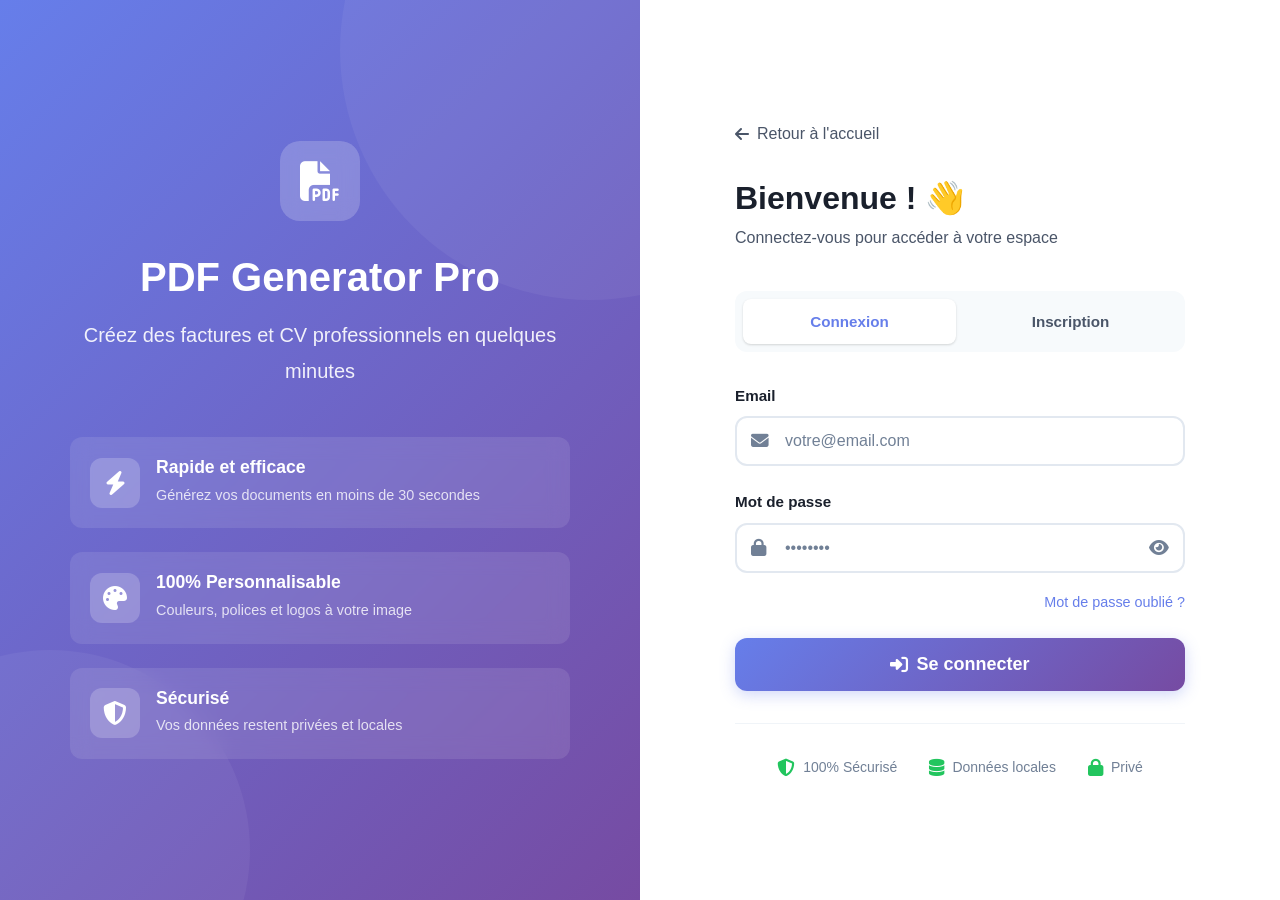
<file: dashboard.html>
<!DOCTYPE html>
<html lang="fr">
<head>
    <meta charset="UTF-8">
    <meta name="viewport" content="width=device-width, initial-scale=1.0">
    <title>Dashboard - PDF Generator Pro</title>
    <link rel="stylesheet" href="assets/css/main.css">
    <link rel="stylesheet" href="assets/css/dashboard.css">
    <link rel="stylesheet" href="https://cdnjs.cloudflare.com/ajax/libs/font-awesome/6.4.0/css/all.min.css">
</head>
<body>
    <div class="dashboard-container">
        <!-- Sidebar -->
        <aside class="sidebar">
            <div class="sidebar-header">
                <i class="fas fa-file-pdf"></i>
                <span>PDF Generator Pro</span>
            </div>

            <nav class="sidebar-nav">
                <a href="dashboard.html" class="nav-item active">
                    <i class="fas fa-home"></i>
                    <span>Accueil</span>
                </a>
                <a href="facture/index.html" class="nav-item">
                    <i class="fas fa-file-invoice"></i>
                    <span>Factures</span>
                </a>
                <a href="cv/index.html" class="nav-item">
                    <i class="fas fa-file-alt"></i>
                    <span>CV</span>
                </a>
                <a href="#" class="nav-item">
                    <i class="fas fa-history"></i>
                    <span>Historique</span>
                </a>
                <a href="#" class="nav-item">
                    <i class="fas fa-cog"></i>
                    <span>Paramètres</span>
                </a>
            </nav>

            <div class="sidebar-footer">
                <button class="btn-logout" onclick="logout()">
                    <i class="fas fa-sign-out-alt"></i>
                    <span>Déconnexion</span>
                </button>
            </div>
        </aside>

        <!-- Main Content -->
        <main class="main-content">
            <header class="dashboard-header">
                <div>
                    <h1>Bienvenue, <span id="user-name">Utilisateur</span> ! 👋</h1>
                    <p>Que souhaitez-vous créer aujourd'hui ?</p>
                </div>
            </header>

            <div class="dashboard-grid">
                <div class="dashboard-card card-invoice" onclick="window.location.href='facture/index.html'">
                    <div class="card-icon">
                        <i class="fas fa-file-invoice"></i>
                    </div>
                    <h3>Créer une facture</h3>
                    <p>Générez des factures professionnelles personnalisées</p>
                    <div class="card-footer">
                        <span class="card-link">Commencer <i class="fas fa-arrow-right"></i></span>
                    </div>
                </div>

                <div class="dashboard-card card-cv" onclick="window.location.href='cv/index.html'">
                    <div class="card-icon">
                        <i class="fas fa-file-alt"></i>
                    </div>
                    <h3>Créer un CV</h3>
                    <p>CV optimisé ATS pour maximiser vos chances</p>
                    <div class="card-footer">
                        <span class="card-link">Commencer <i class="fas fa-arrow-right"></i></span>
                    </div>
                </div>

                <div class="dashboard-card card-excel">
                    <div class="card-icon">
                        <i class="fas fa-file-excel"></i>
                    </div>
                    <h3>Import Excel</h3>
                    <p>Générez des factures en masse depuis Excel</p>
                    <div class="card-footer">
                        <span class="card-link">Bientôt disponible <i class="fas fa-clock"></i></span>
                    </div>
                </div>
            </div>

            <div class="stats-section">
                <h2>Vos statistiques</h2>
                <div class="stats-grid">
                    <div class="stat-card">
                        <i class="fas fa-file-invoice"></i>
                        <h3 id="stat-invoices">0</h3>
                        <p>Factures créées</p>
                    </div>
                    <div class="stat-card">
                        <i class="fas fa-file-alt"></i>
                        <h3 id="stat-cvs">0</h3>
                        <p>CV générés</p>
                    </div>
                    <div class="stat-card">
                        <i class="fas fa-download"></i>
                        <h3 id="stat-downloads">0</h3>
                        <p>Documents téléchargés</p>
                    </div>
                </div>
            </div>
        </main>
    </div>

    <script src="assets/js/dashboard.js"></script>
</body>
</html>
</file>
<file: assets/css/main.css>
/* ========================================
   RESET & VARIABLES GLOBALES
   ======================================== */

* {
    margin: 0;
    padding: 0;
    box-sizing: border-box;
}

:root {
    /* Couleurs principales */
    --primary: #667eea;
    --primary-dark: #5568d3;
    --primary-light: #818cf8;
    
    --secondary: #f093fb;
    --accent: #22c55e;
    --warning: #fbbf24;
    --danger: #ef4444;
    
    /* Textes */
    --text-primary: #1a202c;
    --text-secondary: #4a5568;
    --text-light: #718096;
    --text-white: #ffffff;
    
    /* Backgrounds */
    --bg-primary: #ffffff;
    --bg-secondary: #f7fafc;
    --bg-tertiary: #edf2f7;
    --bg-dark: #1a202c;
    
    /* Borders */
    --border-color: #e2e8f0;
    --border-light: #f0f4f8;
    
    /* Gradients */
    --gradient-primary: linear-gradient(135deg, #667eea 0%, #764ba2 100%);
    --gradient-secondary: linear-gradient(135deg, #f093fb 0%, #f5576c 100%);
    --gradient-success: linear-gradient(135deg, #4ade80 0%, #22c55e 100%);
    --gradient-warning: linear-gradient(135deg, #fbbf24 0%, #f59e0b 100%);
    
    /* Shadows */
    --shadow-xs: 0 1px 2px 0 rgba(0, 0, 0, 0.05);
    --shadow-sm: 0 1px 3px 0 rgba(0, 0, 0, 0.1), 0 1px 2px 0 rgba(0, 0, 0, 0.06);
    --shadow-md: 0 4px 6px -1px rgba(0, 0, 0, 0.1), 0 2px 4px -1px rgba(0, 0, 0, 0.06);
    --shadow-lg: 0 10px 15px -3px rgba(0, 0, 0, 0.1), 0 4px 6px -2px rgba(0, 0, 0, 0.05);
    --shadow-xl: 0 20px 25px -5px rgba(0, 0, 0, 0.1), 0 10px 10px -5px rgba(0, 0, 0, 0.04);
    --shadow-2xl: 0 25px 50px -12px rgba(0, 0, 0, 0.25);
    
    /* Border radius */
    --radius-sm: 0.375rem;
    --radius-md: 0.5rem;
    --radius-lg: 0.75rem;
    --radius-xl: 1rem;
    --radius-2xl: 1.5rem;
    --radius-full: 9999px;
    
    /* Spacing */
    --space-xs: 0.25rem;
    --space-sm: 0.5rem;
    --space-md: 1rem;
    --space-lg: 1.5rem;
    --space-xl: 2rem;
    --space-2xl: 3rem;
    --space-3xl: 4rem;
    
    /* Transitions */
    --transition-fast: 150ms cubic-bezier(0.4, 0, 0.2, 1);
    --transition-base: 300ms cubic-bezier(0.4, 0, 0.2, 1);
    --transition-slow: 500ms cubic-bezier(0.4, 0, 0.2, 1);
}

/* ========================================
   BASE STYLES
   ======================================== */

html {
    scroll-behavior: smooth;
    font-size: 16px;
}

body {
    font-family: 'Inter', -apple-system, BlinkMacSystemFont, 'Segoe UI', Roboto, 
                 'Helvetica Neue', Arial, sans-serif;
    color: var(--text-primary);
    background: var(--bg-primary);
    line-height: 1.6;
    overflow-x: hidden;
    -webkit-font-smoothing: antialiased;
    -moz-osx-font-smoothing: grayscale;
}

/* ========================================
   TYPOGRAPHY
   ======================================== */

h1, h2, h3, h4, h5, h6 {
    font-weight: 700;
    line-height: 1.2;
    color: var(--text-primary);
    margin-bottom: var(--space-md);
}

h1 { font-size: 3rem; }
h2 { font-size: 2.5rem; }
h3 { font-size: 2rem; }
h4 { font-size: 1.5rem; }
h5 { font-size: 1.25rem; }
h6 { font-size: 1rem; }

p {
    margin-bottom: var(--space-md);
    color: var(--text-secondary);
}

a {
    text-decoration: none;
    color: inherit;
    transition: var(--transition-base);
}

strong {
    font-weight: 600;
}

/* ========================================
   LAYOUT UTILITIES
   ======================================== */

.container {
    width: 100%;
    max-width: 1200px;
    margin: 0 auto;
    padding: 0 var(--space-lg);
}

.container-fluid {
    width: 100%;
    padding: 0 var(--space-lg);
}

/* ========================================
   BUTTONS
   ======================================== */

.btn {
    display: inline-flex;
    align-items: center;
    justify-content: center;
    gap: 0.5rem;
    padding: 0.75rem 1.5rem;
    font-weight: 600;
    font-size: 1rem;
    border-radius: var(--radius-lg);
    border: none;
    cursor: pointer;
    transition: all var(--transition-base);
    text-align: center;
    white-space: nowrap;
    outline: none;
}

.btn-primary {
    background: var(--gradient-primary);
    color: var(--text-white);
    box-shadow: 0 4px 15px rgba(102, 126, 234, 0.3);
}

.btn-primary:hover {
    transform: translateY(-2px);
    box-shadow: 0 8px 25px rgba(102, 126, 234, 0.4);
}

.btn-secondary {
    background: var(--bg-primary);
    color: var(--primary);
    border: 2px solid var(--border-color);
}

.btn-secondary:hover {
    background: var(--bg-secondary);
    border-color: var(--primary);
}

.btn-outline {
    background: transparent;
    color: var(--primary);
    border: 2px solid var(--primary);
}

.btn-outline:hover {
    background: var(--primary);
    color: var(--text-white);
}

.btn-success {
    background: var(--gradient-success);
    color: var(--text-white);
    box-shadow: 0 4px 15px rgba(34, 197, 94, 0.3);
}

.btn-success:hover {
    transform: translateY(-2px);
    box-shadow: 0 8px 25px rgba(34, 197, 94, 0.4);
}

.btn-danger {
    background: var(--danger);
    color: var(--text-white);
}

.btn-danger:hover {
    background: #dc2626;
}

.btn-sm {
    padding: 0.5rem 1rem;
    font-size: 0.875rem;
}

.btn-lg {
    padding: 1rem 2rem;
    font-size: 1.125rem;
}

.btn-xl {
    padding: 1.25rem 2.5rem;
    font-size: 1.25rem;
}

.btn-block {
    width: 100%;
}

.btn:disabled {
    opacity: 0.6;
    cursor: not-allowed;
}

/* ========================================
   FORM ELEMENTS
   ======================================== */

.form-group {
    margin-bottom: var(--space-lg);
}

.form-label {
    display: block;
    margin-bottom: 0.5rem;
    font-weight: 600;
    color: var(--text-primary);
    font-size: 0.95rem;
}

.form-input,
.form-select,
.form-textarea {
    width: 100%;
    padding: 0.875rem 1rem;
    font-size: 1rem;
    font-family: inherit;
    color: var(--text-primary);
    background: var(--bg-primary);
    border: 2px solid var(--border-color);
    border-radius: var(--radius-lg);
    transition: all var(--transition-base);
    outline: none;
}

.form-input:focus,
.form-select:focus,
.form-textarea:focus {
    border-color: var(--primary);
    box-shadow: 0 0 0 3px rgba(102, 126, 234, 0.1);
}

.form-input::placeholder {
    color: var(--text-light);
}

.form-textarea {
    resize: vertical;
    min-height: 120px;
}

.form-error {
    display: block;
    margin-top: 0.5rem;
    color: var(--danger);
    font-size: 0.875rem;
}

.form-input.error,
.form-select.error,
.form-textarea.error {
    border-color: var(--danger);
}

/* ========================================
   CARDS
   ======================================== */

.card {
    background: var(--bg-primary);
    border-radius: var(--radius-xl);
    padding: var(--space-xl);
    box-shadow: var(--shadow-md);
    transition: all var(--transition-base);
}

.card:hover {
    box-shadow: var(--shadow-xl);
}

.card-header {
    margin-bottom: var(--space-lg);
    padding-bottom: var(--space-lg);
    border-bottom: 2px solid var(--border-light);
}

.card-title {
    font-size: 1.5rem;
    font-weight: 700;
    color: var(--text-primary);
    margin-bottom: 0.5rem;
}

.card-description {
    color: var(--text-secondary);
    font-size: 0.95rem;
}

.card-body {
    margin-bottom: var(--space-lg);
}

.card-footer {
    padding-top: var(--space-lg);
    border-top: 2px solid var(--border-light);
}

/* ========================================
   BADGES
   ======================================== */

.badge {
    display: inline-flex;
    align-items: center;
    gap: 0.5rem;
    padding: 0.375rem 0.875rem;
    font-size: 0.875rem;
    font-weight: 600;
    border-radius: var(--radius-full);
    white-space: nowrap;
}

.badge-primary {
    background: rgba(102, 126, 234, 0.1);
    color: var(--primary);
    border: 1px solid rgba(102, 126, 234, 0.2);
}

.badge-success {
    background: rgba(34, 197, 94, 0.1);
    color: var(--accent);
    border: 1px solid rgba(34, 197, 94, 0.2);
}

.badge-warning {
    background: rgba(251, 191, 36, 0.1);
    color: var(--warning);
    border: 1px solid rgba(251, 191, 36, 0.2);
}

.badge-danger {
    background: rgba(239, 68, 68, 0.1);
    color: var(--danger);
    border: 1px solid rgba(239, 68, 68, 0.2);
}

/* ========================================
   UTILITIES
   ======================================== */

.text-center { text-align: center; }
.text-left { text-align: left; }
.text-right { text-align: right; }

.text-primary { color: var(--text-primary); }
.text-secondary { color: var(--text-secondary); }
.text-light { color: var(--text-light); }
.text-white { color: var(--text-white); }

.bg-primary { background: var(--bg-primary); }
.bg-secondary { background: var(--bg-secondary); }
.bg-dark { background: var(--bg-dark); }

.gradient-text {
    background: var(--gradient-primary);
    -webkit-background-clip: text;
    -webkit-text-fill-color: transparent;
    background-clip: text;
}

.d-flex { display: flex; }
.d-block { display: block; }
.d-inline-block { display: inline-block; }
.d-none { display: none; }

.flex-column { flex-direction: column; }
.flex-wrap { flex-wrap: wrap; }
.align-center { align-items: center; }
.justify-center { justify-content: center; }
.justify-between { justify-content: space-between; }

.gap-sm { gap: var(--space-sm); }
.gap-md { gap: var(--space-md); }
.gap-lg { gap: var(--space-lg); }

.m-0 { margin: 0; }
.mt-1 { margin-top: var(--space-sm); }
.mt-2 { margin-top: var(--space-md); }
.mt-3 { margin-top: var(--space-lg); }
.mb-1 { margin-bottom: var(--space-sm); }
.mb-2 { margin-bottom: var(--space-md); }
.mb-3 { margin-bottom: var(--space-lg); }

.p-0 { padding: 0; }
.p-1 { padding: var(--space-sm); }
.p-2 { padding: var(--space-md); }
.p-3 { padding: var(--space-lg); }

/* ========================================
   ANIMATIONS
   ======================================== */

@keyframes fadeIn {
    from { opacity: 0; }
    to { opacity: 1; }
}

@keyframes fadeInUp {
    from {
        opacity: 0;
        transform: translateY(30px);
    }
    to {
        opacity: 1;
        transform: translateY(0);
    }
}

@keyframes fadeInDown {
    from {
        opacity: 0;
        transform: translateY(-30px);
    }
    to {
        opacity: 1;
        transform: translateY(0);
    }
}

@keyframes slideInLeft {
    from {
        opacity: 0;
        transform: translateX(-50px);
    }
    to {
        opacity: 1;
        transform: translateX(0);
    }
}

@keyframes slideInRight {
    from {
        opacity: 0;
        transform: translateX(50px);
    }
    to {
        opacity: 1;
        transform: translateX(0);
    }
}

@keyframes pulse {
    0%, 100% { transform: scale(1); }
    50% { transform: scale(1.05); }
}

@keyframes spin {
    from { transform: rotate(0deg); }
    to { transform: rotate(360deg); }
}

.fade-in { animation: fadeIn 0.5s ease-out; }
.fade-in-up { animation: fadeInUp 0.6s ease-out; }
.slide-in-left { animation: slideInLeft 0.6s ease-out; }
.slide-in-right { animation: slideInRight 0.6s ease-out; }

/* ========================================
   RESPONSIVE
   ======================================== */

@media (max-width: 1024px) {
    h1 { font-size: 2.5rem; }
    h2 { font-size: 2rem; }
    h3 { font-size: 1.75rem; }
}

@media (max-width: 768px) {
    h1 { font-size: 2rem; }
    h2 { font-size: 1.75rem; }
    h3 { font-size: 1.5rem; }
    
    .container {
        padding: 0 var(--space-md);
    }
}

@media (max-width: 480px) {
    html { font-size: 14px; }
    
    h1 { font-size: 1.75rem; }
    h2 { font-size: 1.5rem; }
}
</file>
<file: assets/css/dashboard.css>
/* ========================================
   DASHBOARD LAYOUT
   ======================================== */

.dashboard-container {
    display: grid;
    grid-template-columns: 280px 1fr;
    min-height: 100vh;
    background: var(--light);
}

/* ========================================
   SIDEBAR
   ======================================== */

.sidebar {
    background: var(--white);
    box-shadow: var(--shadow-md);
    display: flex;
    flex-direction: column;
    position: fixed;
    left: 0;
    top: 0;
    bottom: 0;
    width: 280px;
    z-index: 100;
}

.sidebar-header {
    padding: 2rem 1.5rem;
    border-bottom: 1px solid var(--gray-light);
    display: flex;
    align-items: center;
    gap: 0.75rem;
    font-size: 1.5rem;
    font-weight: 700;
    color: var(--primary);
}

.sidebar-header i {
    font-size: 2rem;
}

.sidebar-nav {
    flex: 1;
    padding: 1.5rem 0;
    overflow-y: auto;
}

.nav-item {
    display: flex;
    align-items: center;
    gap: 1rem;
    padding: 1rem 1.5rem;
    color: var(--gray);
    font-weight: 500;
    transition: var(--transition);
    border-left: 3px solid transparent;
}

.nav-item:hover {
    background: var(--light);
    color: var(--primary);
}

.nav-item.active {
    background: rgba(99, 102, 241, 0.1);
    color: var(--primary);
    border-left-color: var(--primary);
}

.nav-item i {
    font-size: 1.25rem;
    width: 24px;
}

.sidebar-footer {
    padding: 1.5rem;
    border-top: 1px solid var(--gray-light);
}

.btn-logout {
    display: flex;
    align-items: center;
    gap: 0.75rem;
    width: 100%;
    padding: 0.75rem 1rem;
    background: var(--light);
    border: none;
    border-radius: var(--radius-md);
    color: var(--dark);
    font-weight: 600;
    cursor: pointer;
    transition: var(--transition);
}

.btn-logout:hover {
    background: #fee2e2;
    color: #dc2626;
}

.btn-logout i {
    font-size: 1.25rem;
}

/* ========================================
   MAIN CONTENT
   ======================================== */

.main-content {
    margin-left: 280px;
    padding: 2rem;
}

.dashboard-header {
    margin-bottom: 3rem;
}

.dashboard-header h1 {
    font-size: 2rem;
    color: var(--dark);
    margin-bottom: 0.5rem;
}

.dashboard-header p {
    color: var(--gray);
    font-size: 1.1rem;
}

/* ========================================
   DASHBOARD CARDS
   ======================================== */

.dashboard-grid {
    display: grid;
    grid-template-columns: repeat(auto-fit, minmax(320px, 1fr));
    gap: 2rem;
    margin-bottom: 3rem;
}

.dashboard-card {
    background: var(--white);
    padding: 2rem;
    border-radius: var(--radius-xl);
    box-shadow: var(--shadow);
    cursor: pointer;
    transition: var(--transition);
    position: relative;
    overflow: hidden;
}

.dashboard-card::before {
    content: '';
    position: absolute;
    top: 0;
    left: 0;
    right: 0;
    height: 4px;
    background: var(--gradient-primary);
    transform: scaleX(0);
    transition: var(--transition);
}

.dashboard-card:hover {
    transform: translateY(-10px);
    box-shadow: var(--shadow-xl);
}

.dashboard-card:hover::before {
    transform: scaleX(1);
}

.card-invoice::before {
    background: var(--gradient-primary);
}

.card-cv::before {
    background: var(--gradient-success);
}

.card-excel::before {
    background: var(--gradient-secondary);
}

.card-icon {
    width: 70px;
    height: 70px;
    border-radius: var(--radius-lg);
    display: flex;
    align-items: center;
    justify-content: center;
    margin-bottom: 1.5rem;
    background: var(--gradient-primary);
}

.card-invoice .card-icon {
    background: var(--gradient-primary);
}

.card-cv .card-icon {
    background: var(--gradient-success);
}

.card-excel .card-icon {
    background: var(--gradient-secondary);
}

.card-icon i {
    font-size: 2rem;
    color: var(--white);
}

.dashboard-card h3 {
    color: var(--dark);
    margin-bottom: 0.75rem;
    font-size: 1.5rem;
}

.dashboard-card p {
    color: var(--gray);
    margin-bottom: 1.5rem;
}

.card-footer {
    display: flex;
    align-items: center;
    justify-content: space-between;
}

.card-link {
    color: var(--primary);
    font-weight: 600;
    display: flex;
    align-items: center;
    gap: 0.5rem;
}

.dashboard-card:hover .card-link i {
    transform: translateX(5px);
}

.card-link i {
    transition: var(--transition);
}

/* ========================================
   STATS SECTION
   ======================================== */

.stats-section {
    background: var(--white);
    padding: 2rem;
    border-radius: var(--radius-xl);
    box-shadow: var(--shadow);
}

.stats-section h2 {
    margin-bottom: 2rem;
    color: var(--dark);
}

.stats-grid {
    display: grid;
    grid-template-columns: repeat(auto-fit, minmax(200px, 1fr));
    gap: 2rem;
}

.stat-card {
    text-align: center;
    padding: 2rem;
    background: var(--light);
    border-radius: var(--radius-lg);
    transition: var(--transition);
}

.stat-card:hover {
    background: var(--gradient-primary);
    color: var(--white);
    transform: translateY(-5px);
}

.stat-card i {
    font-size: 2.5rem;
    color: var(--primary);
    margin-bottom: 1rem;
    transition: var(--transition);
}

.stat-card:hover i {
    color: var(--white);
}

.stat-card h3 {
    font-size: 2.5rem;
    margin-bottom: 0.5rem;
    transition: var(--transition);
}

.stat-card p {
    color: var(--gray);
    font-size: 0.9rem;
    margin: 0;
    transition: var(--transition);
}

.stat-card:hover p {
    color: rgba(255, 255, 255, 0.9);
}

/* ========================================
   RESPONSIVE
   ======================================== */

@media (max-width: 1024px) {
    .dashboard-container {
        grid-template-columns: 1fr;
    }
    
    .sidebar {
        transform: translateX(-100%);
        transition: var(--transition);
    }
    
    .sidebar.active {
        transform: translateX(0);
    }
    
    .main-content {
        margin-left: 0;
    }
    
    .mobile-menu-toggle {
        display: block;
        position: fixed;
        top: 1rem;
        left: 1rem;
        z-index: 101;
        background: var(--primary);
        color: var(--white);
        border: none;
        width: 50px;
        height: 50px;
        border-radius: 50%;
        cursor: pointer;
        box-shadow: var(--shadow-lg);
    }
}

@media (max-width: 768px) {
    .dashboard-grid {
        grid-template-columns: 1fr;
    }
    
    .stats-grid {
        grid-template-columns: 1fr;
    }
}
</file>
